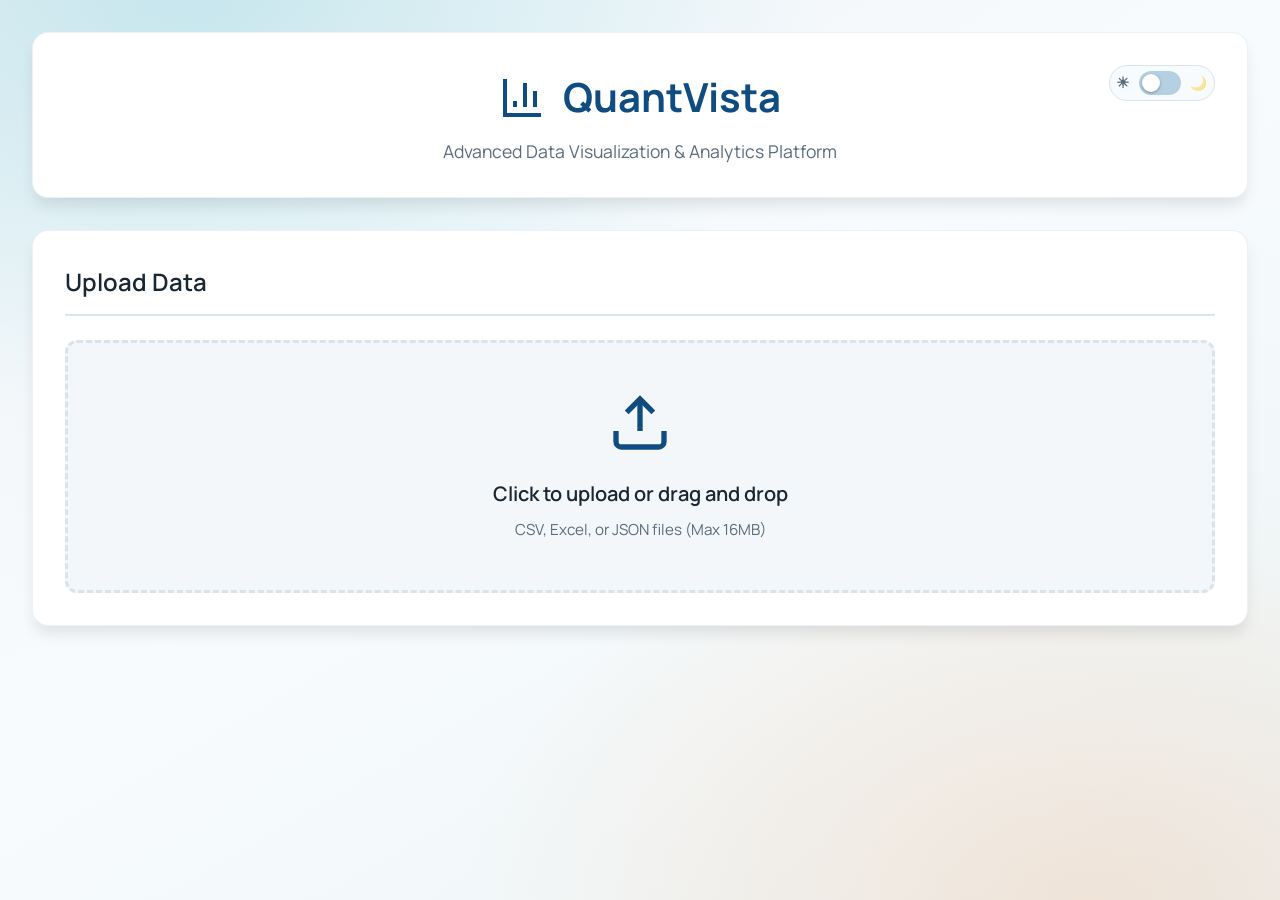
<file: docs/index.html>
<!DOCTYPE html>
<html lang="en">
<head>
    <meta charset="UTF-8">
    <meta name="viewport" content="width=device-width, initial-scale=1.0">
    <title>QuantVista - Data Visualization Dashboard</title>
    <link rel="icon" type="image/png" href="/static/favicon.png">
    <script>
        (function() {
            try {
                var saved = localStorage.getItem('quantvista-theme');
                if (saved === 'dark' || saved === 'light') {
                    document.documentElement.setAttribute('data-theme', saved);
                }
            } catch (e) {}
        })();
    </script>
    <link rel="stylesheet" href="./static/css/style.css?v=3.0">
    <script src="https://cdn.plot.ly/plotly-2.27.0.min.js"></script>
    <link href="https://fonts.googleapis.com/css2?family=Manrope:wght@400;500;600;700;800&display=swap" rel="stylesheet">
</head>
<body>
    <div class="container">
        <header class="header">
            <div class="header-content">
                <label class="theme-switch" for="themeToggle">
                    <input id="themeToggle" type="checkbox" role="switch" aria-label="Toggle dark mode">
                    <span class="theme-icon sun" aria-hidden="true">☀</span>
                    <span class="theme-slider"></span>
                    <span class="theme-icon moon" aria-hidden="true">🌙</span>
                </label>
                <h1 class="title">
                    <svg class="logo-icon" viewBox="0 0 24 24" fill="none" stroke="currentColor" stroke-width="2">
                        <path d="M3 3v18h18"></path>
                        <path d="M18 17V9"></path>
                        <path d="M13 17V5"></path>
                        <path d="M8 17v-3"></path>
                    </svg>
                    QuantVista
                </h1>
                <p class="subtitle">Advanced Data Visualization & Analytics Platform</p>
            </div>
        </header>

        <div class="main-content">
            <section class="card upload-section">
                <h2 class="card-title">Upload Data</h2>
                <div class="upload-area" id="uploadArea">
                    <svg class="upload-icon" viewBox="0 0 24 24" fill="none" stroke="currentColor" stroke-width="2">
                        <path d="M21 15v4a2 2 0 0 1-2 2H5a2 2 0 0 1-2-2v-4"></path>
                        <polyline points="17 8 12 3 7 8"></polyline>
                        <line x1="12" y1="3" x2="12" y2="15"></line>
                    </svg>
                    <p class="upload-text">Click to upload or drag and drop</p>
                    <p class="upload-hint">CSV, Excel, or JSON files (Max 16MB)</p>
                    <input type="file" id="fileInput" accept=".csv,.xlsx,.xls,.json" hidden>
                </div>
                <div id="fileInfo" class="file-info" style="display: none;">
                    <div class="info-item">
                        <span class="info-label">File:</span>
                        <span id="fileName" class="info-value"></span>
                    </div>
                    <div class="info-item">
                        <span class="info-label">Rows:</span>
                        <span id="rowCount" class="info-value"></span>
                    </div>
                    <div class="info-item">
                        <span class="info-label">Columns:</span>
                        <span id="columnCount" class="info-value"></span>
                    </div>
                </div>
            </section>

            <section class="card controls-section" id="controlsSection" style="display: none;">
                <h2 class="card-title">Visualization Settings</h2>

                <div class="control-grid basic-grid">
                    <div class="control-group">
                        <label class="control-label">Chart Type</label>
                        <select id="chartType" class="control-input">
                            <optgroup label="Basic Charts">
                                <option value="bar">Bar Chart</option>
                                <option value="line">Line Chart</option>
                                <option value="area">Area Chart</option>
                                <option value="pie">Pie Chart</option>
                            </optgroup>
                            <optgroup label="Statistical Charts">
                                <option value="scatter">Scatter Plot</option>
                                <option value="bubble">Bubble Chart</option>
                                <option value="histogram">Histogram</option>
                                <option value="box">Box Plot</option>
                                <option value="violin">Violin Plot</option>
                            </optgroup>
                            <optgroup label="Advanced Charts">
                                <option value="heatmap">Heatmap</option>
                                <option value="sunburst">Sunburst</option>
                                <option value="treemap">Treemap</option>
                            </optgroup>
                        </select>
                    </div>

                    <div class="control-group">
                        <label class="control-label">X-Axis</label>
                        <select id="xColumn" class="control-input">
                            <option value="">Select column...</option>
                        </select>
                    </div>

                    <div class="control-group">
                        <label class="control-label">Y-Axis</label>
                        <select id="yColumn" class="control-input">
                            <option value="">Select column...</option>
                        </select>
                    </div>

                    <div class="control-group">
                        <label class="control-label">Chart Title</label>
                        <input type="text" id="chartTitle" class="control-input" placeholder="Enter title...">
                    </div>
                </div>

                <details class="advanced-panel">
                    <summary>Advanced Options</summary>
                    <div class="control-grid advanced-grid">
                        <div class="control-group" id="zColumnGroup" style="display: none;">
                            <label class="control-label">Z-Axis</label>
                            <select id="zColumn" class="control-input">
                                <option value="">Select column...</option>
                            </select>
                        </div>

                        <div class="control-group">
                            <label class="control-label">Color By</label>
                            <select id="colorColumn" class="control-input">
                                <option value="">None</option>
                            </select>
                        </div>

                        <div class="control-group" id="aggregationGroup">
                            <label class="control-label">Aggregation</label>
                            <select id="aggregation" class="control-input">
                                <option value="sum">Sum</option>
                                <option value="mean">Mean</option>
                                <option value="median">Median</option>
                                <option value="count">Count</option>
                            </select>
                        </div>

                        <div class="control-group" id="autoScaleGroup">
                            <label class="control-label">Y-Axis Scale</label>
                            <label class="toggle-control" for="autoScaleY">
                                <input type="checkbox" id="autoScaleY" checked>
                                <span>Auto-scale near-equal values</span>
                            </label>
                        </div>
                    </div>
                </details>

                <div class="button-group">
                    <button id="createVisualization" class="btn btn-primary btn-main">
                        <svg class="btn-icon" viewBox="0 0 24 24" fill="none" stroke="currentColor" stroke-width="2">
                            <polygon points="23 7 16 12 23 17 23 7"></polygon>
                            <rect x="1" y="5" width="15" height="14" rx="2" ry="2"></rect>
                        </svg>
                        Create Visualization
                    </button>
                    <button id="analyzeData" class="btn btn-secondary">
                        <svg class="btn-icon" viewBox="0 0 24 24" fill="none" stroke="currentColor" stroke-width="2">
                            <circle cx="11" cy="11" r="8"></circle>
                            <path d="m21 21-4.35-4.35"></path>
                        </svg>
                        Analyze Data
                    </button>
                </div>
                <div id="actionStatus" class="action-status" aria-live="polite"></div>

                <div class="dashboard-tools">
                    <h3 class="tools-title">Dashboards & Export</h3>
                    <div class="tools-grid">
                        <div class="control-group">
                            <label class="control-label">Dashboard Name</label>
                            <input type="text" id="dashboardName" class="control-input" placeholder="e.g. Monthly Sales View">
                        </div>
                        <div class="control-group">
                            <label class="control-label">Saved Dashboards</label>
                            <select id="savedDashboards" class="control-input">
                                <option value="">No saved dashboards</option>
                            </select>
                        </div>
                    </div>
                    <div id="dashboardPreview" class="dashboard-preview">Select a saved dashboard to preview its configuration.</div>
                    <div class="button-group dashboard-actions">
                        <button id="saveDashboard" class="btn btn-secondary">Save Dashboard</button>
                        <button id="loadDashboard" class="btn btn-secondary">Load Dashboard</button>
                        <button id="deleteDashboard" class="btn btn-secondary">Delete Dashboard</button>
                        <button id="exportPng" class="btn btn-primary">Export PNG</button>
                        <button id="exportSvg" class="btn btn-primary">Export SVG</button>
                        <button id="exportHtml" class="btn btn-primary">Export HTML</button>
                    </div>
                </div>
            </section>

            <section class="card visualization-section" id="visualizationSection" style="display: none;">
                <h2 class="card-title">Visualization</h2>
                <div class="plot-wrapper">
                    <div id="plotDiv"></div>
                </div>
            </section>

            <section class="card analysis-section" id="analysisSection" style="display: none;">
                <h2 class="card-title">Data Analysis</h2>
                <div id="analysisContent" class="analysis-content"></div>
            </section>
        </div>

        <div id="loadingOverlay" class="loading-overlay" style="display: none;">
            <div class="spinner"></div>
            <p class="loading-text">Processing...</p>
        </div>

        <div id="toast" class="toast"></div>
    </div>

    <script src="./config.js"></script>
    <script src="./static/js/app.js?v=3.0"></script>
</body>
</html>
</file>
<file: docs/static/css/style.css>
/* Global Styles */
* {
    margin: 0;
    padding: 0;
    box-sizing: border-box;
}

:root {
    --primary-color: #0f4c81;
    --primary-dark: #0b3a63;
    --primary-light: #1f6aa6;
    --secondary-color: #15aabf;
    --success-color: #10b981;
    --error-color: #ef4444;
    --warning-color: #f97316;
    --bg-color: #f4f7f9;
    --card-bg: #ffffff;
    --text-primary: #1a2733;
    --text-secondary: #5a6b7b;
    --border-color: #d9e3ea;
    --surface-soft: #f8fbfd;
    --surface-strong: #ffffff;
    --page-overlay-a: rgba(21, 170, 191, 0.18);
    --page-overlay-b: rgba(249, 115, 22, 0.14);
    --page-base-a: #edf3f7;
    --page-base-b: #f8fbfd;
    --page-base-c: #ecf5f7;
    --shadow-sm: 0 1px 2px 0 rgba(0, 0, 0, 0.05);
    --shadow-md: 0 4px 6px -1px rgba(0, 0, 0, 0.1);
    --shadow-lg: 0 10px 15px -3px rgba(0, 0, 0, 0.1);
    --shadow-xl: 0 20px 25px -5px rgba(0, 0, 0, 0.1);
}

:root[data-theme="dark"] {
    --primary-color: #6fb9f0;
    --primary-dark: #4d9bd3;
    --primary-light: #8ec9f3;
    --secondary-color: #46d2de;
    --success-color: #3dd39c;
    --error-color: #f87171;
    --warning-color: #fb923c;
    --bg-color: #111923;
    --card-bg: #172432;
    --text-primary: #dbe8f3;
    --text-secondary: #9bb2c4;
    --border-color: #2a3d50;
    --surface-soft: #1a2a3a;
    --surface-strong: #182635;
    --page-overlay-a: rgba(70, 210, 222, 0.16);
    --page-overlay-b: rgba(111, 185, 240, 0.12);
    --page-base-a: #0f1720;
    --page-base-b: #101c29;
    --page-base-c: #0f1a26;
}

html {
    -webkit-text-size-adjust: 100%;
}

body {
    font-family: 'Manrope', -apple-system, BlinkMacSystemFont, 'Segoe UI', Roboto, sans-serif;
    background:
        radial-gradient(900px 600px at 15% 0%, var(--page-overlay-a), transparent 70%),
        radial-gradient(900px 600px at 85% 100%, var(--page-overlay-b), transparent 70%),
        linear-gradient(150deg, var(--page-base-a) 0%, var(--page-base-b) 45%, var(--page-base-c) 100%);
    min-height: 100vh;
    padding: 2rem;
    color: var(--text-primary);
    line-height: 1.6;
    overflow-x: hidden;
}

.container {
    max-width: 1400px;
    margin: 0 auto;
    width: 100%;
}

/* Header */
.header {
    background: var(--card-bg);
    border-radius: 16px;
    padding: 2rem;
    margin-bottom: 2rem;
    box-shadow: var(--shadow-lg);
    border: 1px solid rgba(15, 76, 129, 0.08);
}

.header-content {
    text-align: center;
    position: relative;
}

.theme-switch {
    position: absolute;
    top: 0;
    right: 0;
    display: inline-flex;
    align-items: center;
    gap: 0.5rem;
    padding: 0.3rem 0.45rem;
    border-radius: 999px;
    background: var(--surface-soft);
    border: 1px solid var(--border-color);
    color: var(--text-secondary);
    font-size: 0.82rem;
    font-weight: 700;
    cursor: pointer;
    transition: all 0.2s ease;
}

.theme-switch input {
    position: absolute;
    opacity: 0;
    width: 1px;
    height: 1px;
    pointer-events: none;
}

.theme-slider {
    position: relative;
    width: 42px;
    height: 24px;
    border-radius: 999px;
    background: rgba(31, 106, 166, 0.3);
    transition: background 0.2s ease;
}

.theme-slider::before {
    content: "";
    position: absolute;
    top: 3px;
    left: 3px;
    width: 18px;
    height: 18px;
    border-radius: 50%;
    background: #fff;
    box-shadow: 0 1px 3px rgba(0, 0, 0, 0.35);
    transition: transform 0.2s ease;
}

.theme-switch input:checked ~ .theme-slider {
    background: linear-gradient(135deg, var(--primary-color), var(--primary-light));
}

.theme-switch input:checked ~ .theme-slider::before {
    transform: translateX(18px);
}

.theme-switch input:focus-visible ~ .theme-slider {
    outline: 2px solid var(--primary-color);
    outline-offset: 2px;
}

.theme-icon {
    font-size: 0.86rem;
    line-height: 1;
    opacity: 0.45;
    transition: opacity 0.2s ease, transform 0.2s ease;
    user-select: none;
}

.theme-icon.sun {
    margin-right: 0.05rem;
}

.theme-icon.moon {
    margin-left: 0.05rem;
}

.theme-switch input:not(:checked) ~ .theme-icon.sun {
    opacity: 1;
    transform: scale(1.08);
}

.theme-switch input:checked ~ .theme-icon.moon {
    opacity: 1;
    transform: scale(1.08);
}

.title {
    font-size: 2.5rem;
    font-weight: 700;
    color: var(--primary-color);
    display: flex;
    align-items: center;
    justify-content: center;
    gap: 1rem;
    margin-bottom: 0.5rem;
}

.logo-icon {
    width: 48px;
    height: 48px;
    color: var(--primary-color);
}

.subtitle {
    font-size: 1.1rem;
    color: var(--text-secondary);
    font-weight: 400;
}

/* Main Content */
.main-content {
    display: flex;
    flex-direction: column;
    gap: 2rem;
}

/* Card Styles */
.card {
    background: var(--card-bg);
    border-radius: 16px;
    padding: 2rem;
    box-shadow: var(--shadow-lg);
    transition: transform 0.2s, box-shadow 0.2s, opacity 0.3s;
    animation: fadeInUp 0.5s ease-out;
    border: 1px solid rgba(15, 76, 129, 0.08);
}

.card.visualization-section {
    padding: 0;
}

@keyframes fadeInUp {
    from {
        opacity: 0;
        transform: translateY(20px);
    }
    to {
        opacity: 1;
        transform: translateY(0);
    }
}

.card:hover {
    transform: translateY(-2px);
    box-shadow: var(--shadow-xl);
}

.basic-grid {
    margin-bottom: 1rem;
}

.advanced-panel {
    border: 1px solid var(--border-color);
    border-radius: 12px;
    margin-bottom: 1.25rem;
    background: linear-gradient(135deg, rgba(15, 76, 129, 0.03), rgba(21, 170, 191, 0.03));
}

.advanced-panel summary {
    cursor: pointer;
    padding: 0.85rem 1rem;
    font-weight: 700;
    color: var(--text-primary);
    list-style: none;
}

.advanced-panel summary::-webkit-details-marker {
    display: none;
}

.advanced-panel summary::after {
    content: "+";
    float: right;
    font-weight: 800;
    color: var(--primary-color);
}

.advanced-panel[open] summary::after {
    content: "\2212";
}

.advanced-grid {
    padding: 0 1rem 1rem;
    margin-bottom: 0;
}

.card-title {
    font-size: 1.5rem;
    font-weight: 600;
    color: var(--text-primary);
    margin-bottom: 1.5rem;
    padding-bottom: 0.75rem;
    border-bottom: 2px solid var(--border-color);
}

/* Upload Section */
.upload-area {
    border: 3px dashed var(--border-color);
    border-radius: 12px;
    padding: 3rem;
    text-align: center;
    cursor: pointer;
    transition: all 0.3s;
    background: var(--bg-color);
}

.upload-area:hover {
    border-color: var(--primary-color);
    background: rgba(15, 76, 129, 0.05);
}

.upload-area.drag-over {
    border-color: var(--primary-color);
    background: rgba(15, 76, 129, 0.1);
    transform: scale(1.02);
}

.upload-icon {
    width: 64px;
    height: 64px;
    margin: 0 auto 1rem;
    color: var(--primary-color);
}

.upload-text {
    font-size: 1.25rem;
    font-weight: 600;
    color: var(--text-primary);
    margin-bottom: 0.5rem;
}

.upload-hint {
    font-size: 0.95rem;
    color: var(--text-secondary);
}

/* File Info */
.file-info {
    margin-top: 1.5rem;
    padding: 1.5rem;
    background: var(--bg-color);
    border-radius: 12px;
    border-left: 4px solid var(--success-color);
}

.info-item {
    display: flex;
    justify-content: space-between;
    padding: 0.5rem 0;
}

.info-label {
    font-weight: 600;
    color: var(--text-secondary);
}

.info-value {
    font-weight: 500;
    color: var(--text-primary);
}

/* Controls Section */
.control-grid {
    display: grid;
    grid-template-columns: repeat(auto-fit, minmax(250px, 1fr));
    gap: 1.5rem;
    margin-bottom: 2rem;
}

.chart-hint {
    background: linear-gradient(135deg, rgba(15, 76, 129, 0.1), rgba(21, 170, 191, 0.1));
    border-left: 4px solid var(--primary-color);
    padding: 1rem 1.25rem;
    margin-bottom: 1.5rem;
    border-radius: 8px;
    font-size: 0.95rem;
    color: var(--text-primary);
    display: flex;
    align-items: center;
    animation: slideIn 0.3s ease-out;
}

@keyframes slideIn {
    from {
        opacity: 0;
        transform: translateY(-10px);
    }
    to {
        opacity: 1;
        transform: translateY(0);
    }
}

.control-group {
    display: flex;
    flex-direction: column;
}

.control-label {
    font-size: 0.95rem;
    font-weight: 600;
    color: var(--text-secondary);
    margin-bottom: 0.5rem;
}

.control-input {
    padding: 0.75rem 1rem;
    border: 2px solid var(--border-color);
    border-radius: 8px;
    font-size: 1rem;
    font-family: inherit;
    transition: all 0.2s;
    background: var(--surface-strong);
    min-height: 44px;
}

.control-input:focus {
    outline: none;
    border-color: var(--primary-color);
    box-shadow: 0 0 0 3px rgba(15, 76, 129, 0.1);
}

.control-input:hover {
    border-color: var(--primary-light);
}

.toggle-control {
    display: flex;
    align-items: center;
    gap: 0.6rem;
    min-height: 44px;
    padding: 0.65rem 0.8rem;
    border: 2px solid var(--border-color);
    border-radius: 8px;
    background: var(--surface-strong);
    color: var(--text-primary);
    font-size: 0.95rem;
}

.toggle-control input[type="checkbox"] {
    width: 18px;
    height: 18px;
    accent-color: var(--primary-color);
    cursor: pointer;
    flex-shrink: 0;
}

/* Buttons */
.button-group {
    display: flex;
    gap: 1rem;
    flex-wrap: wrap;
}

.dashboard-tools {
    margin-top: 1.5rem;
    padding-top: 1.25rem;
    border-top: 2px solid var(--border-color);
}

.tools-title {
    font-size: 1.05rem;
    color: var(--text-primary);
    margin-bottom: 0.9rem;
}

.tools-grid {
    display: grid;
    grid-template-columns: repeat(auto-fit, minmax(240px, 1fr));
    gap: 1rem;
    margin-bottom: 1rem;
}

.dashboard-actions .btn {
    flex: 1 1 170px;
}

.dashboard-preview {
    background: var(--surface-soft);
    border: 1px solid var(--border-color);
    border-left: 4px solid var(--secondary-color);
    border-radius: 10px;
    color: var(--text-secondary);
    font-size: 0.92rem;
    padding: 0.75rem 0.9rem;
    margin-bottom: 1rem;
}

.action-status {
    min-height: 24px;
    margin-top: 0.65rem;
    margin-bottom: 0.25rem;
    font-size: 0.92rem;
    font-weight: 600;
    color: var(--text-secondary);
}

.action-status.success {
    color: var(--success-color);
}

.action-status.error {
    color: var(--error-color);
}

.action-status.warning {
    color: var(--warning-color);
}

.btn {
    display: inline-flex;
    align-items: center;
    gap: 0.5rem;
    padding: 0.875rem 1.75rem;
    border: none;
    border-radius: 10px;
    font-size: 1rem;
    font-weight: 600;
    font-family: inherit;
    cursor: pointer;
    transition: all 0.2s;
    box-shadow: var(--shadow-md);
    min-height: 48px;
}

.btn:hover {
    transform: translateY(-2px);
    box-shadow: var(--shadow-lg);
}

.btn:active {
    transform: translateY(0);
}

.btn-primary {
    background: linear-gradient(135deg, var(--primary-color), var(--primary-light));
    color: white;
}

.btn-primary:hover {
    background: linear-gradient(135deg, var(--primary-dark), var(--primary-light));
}

.btn-secondary {
    background: var(--surface-soft);
    color: var(--primary-color);
    border: 1px solid rgba(15, 76, 129, 0.3);
}

.btn-secondary:hover {
    background: rgba(31, 106, 166, 0.14);
    color: var(--primary-dark);
}

.btn-main {
    font-weight: 800;
    min-width: 260px;
    box-shadow: 0 10px 24px rgba(15, 76, 129, 0.28);
}

.btn-icon {
    width: 20px;
    height: 20px;
}

/* Visualization Section */
.visualization-section {
    padding: 0;
    overflow: visible;
}

.visualization-section .card-title {
    padding: 1.5rem 2rem;
    margin-bottom: 0;
    border-bottom: 2px solid var(--border-color);
    background: linear-gradient(135deg, rgba(15, 76, 129, 0.05), rgba(21, 170, 191, 0.05));
    border-radius: 16px 16px 0 0;
}

.plot-wrapper {
    padding: 1.5rem;
    background: var(--surface-strong);
    min-height: 700px;
    border-radius: 0 0 16px 16px;
    overflow-x: auto;
}

/* Plotly chart container */
#plotDiv {
    width: 100% !important;
    height: 680px !important;
    min-height: 680px !important;
}

/* Analysis Section */
.analysis-content {
    display: grid;
    gap: 1.5rem;
}

.analysis-card {
    padding: 1.5rem;
    background: var(--bg-color);
    border-radius: 12px;
    border-left: 4px solid var(--primary-color);
}

.analysis-card h3 {
    font-size: 1.25rem;
    margin-bottom: 1rem;
    color: var(--primary-color);
}

.stats-grid {
    display: grid;
    grid-template-columns: repeat(auto-fit, minmax(200px, 1fr));
    gap: 1rem;
}

.stat-item {
    padding: 1rem;
    background: var(--surface-strong);
    border-radius: 8px;
    box-shadow: var(--shadow-sm);
}

.stat-label {
    font-size: 0.875rem;
    color: var(--text-secondary);
    margin-bottom: 0.25rem;
}

.stat-value {
    font-size: 1.5rem;
    font-weight: 700;
    color: var(--primary-color);
}

/* Loading Overlay */
.loading-overlay {
    position: fixed;
    top: 0;
    left: 0;
    right: 0;
    bottom: 0;
    background: rgba(0, 0, 0, 0.6);
    display: flex;
    flex-direction: column;
    align-items: center;
    justify-content: center;
    z-index: 1000;
    backdrop-filter: blur(6px);
    animation: fadeIn 0.2s ease-out;
}

@keyframes fadeIn {
    from {
        opacity: 0;
    }
    to {
        opacity: 1;
    }
}

.spinner {
    width: 64px;
    height: 64px;
    border: 4px solid rgba(255, 255, 255, 0.2);
    border-top-color: white;
    border-radius: 50%;
    animation: spin 0.8s linear infinite;
}

@keyframes spin {
    to { transform: rotate(360deg); }
}

.loading-text {
    color: white;
    font-size: 1.25rem;
    margin-top: 1.5rem;
    font-weight: 500;
    animation: fadeInOut 1.5s ease-in-out infinite;
}

@keyframes fadeInOut {
    0%, 100% {
        opacity: 0.6;
    }
    50% {
        opacity: 1;
    }
}

/* Toast Notification */
.toast {
    position: fixed;
    bottom: 2rem;
    right: 2rem;
    padding: 1rem 1.5rem;
    border-radius: 10px;
    box-shadow: var(--shadow-xl);
    font-weight: 500;
    transform: translateY(100px);
    opacity: 0;
    transition: all 0.3s;
    z-index: 1001;
    max-width: 400px;
    word-break: break-word;
}

.toast.show {
    transform: translateY(0);
    opacity: 1;
}

.toast.success {
    background: var(--success-color);
    color: white;
}

.toast.error {
    background: var(--error-color);
    color: white;
}

.toast.warning {
    background: var(--warning-color);
    color: white;
}

/* Responsive Design */
@media (max-width: 1024px) {
    body {
        padding: 1.25rem;
    }

    .header {
        padding: 1.5rem;
    }

    .card {
        padding: 1.5rem;
    }

    .control-grid {
        grid-template-columns: repeat(2, minmax(0, 1fr));
        gap: 1rem;
    }
}

@media (max-width: 768px) {
    body {
        padding: calc(0.85rem + env(safe-area-inset-top, 0px))
            calc(0.85rem + env(safe-area-inset-right, 0px))
            calc(1rem + env(safe-area-inset-bottom, 0px))
            calc(0.85rem + env(safe-area-inset-left, 0px));
    }

    .header {
        margin-bottom: 1.25rem;
    }

    .theme-switch {
        position: static;
        margin: 0 auto 0.75rem;
        display: inline-flex;
    }

    .title {
        font-size: 1.75rem;
        gap: 0.6rem;
        flex-wrap: wrap;
    }

    .logo-icon {
        width: 32px;
        height: 32px;
    }

    .card {
        padding: 1rem;
        border-radius: 14px;
    }

    .control-grid {
        grid-template-columns: 1fr;
        margin-bottom: 1.25rem;
    }

    .button-group {
        flex-direction: column;
        gap: 0.75rem;
    }

    .tools-grid {
        grid-template-columns: 1fr;
    }

    .btn {
        width: 100%;
        justify-content: center;
        font-size: 0.95rem;
    }

    .plot-wrapper {
        min-height: 390px;
        padding: 0.75rem;
    }

    #plotDiv {
        height: min(62vh, 440px) !important;
        min-height: 320px !important;
    }

    .upload-area {
        padding: 1.5rem 1rem;
    }

    .upload-icon {
        width: 44px;
        height: 44px;
        margin-bottom: 0.75rem;
    }

    .upload-text {
        font-size: 1rem;
    }

    .upload-hint {
        font-size: 0.875rem;
    }

    .file-info {
        padding: 1rem;
        margin-top: 1rem;
    }

    .info-item {
        flex-direction: column;
        align-items: flex-start;
        gap: 0.15rem;
        padding: 0.4rem 0;
    }

    .analysis-card {
        padding: 1rem;
    }

    .stats-grid {
        grid-template-columns: 1fr;
    }

    .stat-value {
        font-size: 1.2rem;
    }

    .card:hover,
    .btn:hover {
        transform: none;
    }

    .toast {
        bottom: 1rem;
        right: 1rem;
        left: 1rem;
        max-width: none;
        padding: 0.875rem 1rem;
    }

    .loading-text {
        font-size: 1rem;
        margin-top: 1rem;
    }
}

@media (max-width: 480px) {
    .title {
        font-size: 1.5rem;
    }

    .subtitle {
        font-size: 0.95rem;
    }

    .card-title {
        font-size: 1.15rem;
        margin-bottom: 1rem;
        padding-bottom: 0.6rem;
    }

    .control-label {
        font-size: 0.9rem;
    }

    .control-input {
        font-size: 0.95rem;
        padding: 0.7rem 0.8rem;
    }

    #plotDiv {
        height: min(56vh, 380px) !important;
        min-height: 300px !important;
    }
}

/* Scrollbar Styling */
::-webkit-scrollbar {
    width: 10px;
    height: 10px;
}

::-webkit-scrollbar-track {
    background: var(--bg-color);
    border-radius: 5px;
}

::-webkit-scrollbar-thumb {
    background: var(--primary-color);
    border-radius: 5px;
}

::-webkit-scrollbar-thumb:hover {
    background: var(--primary-dark);
}
</file>
